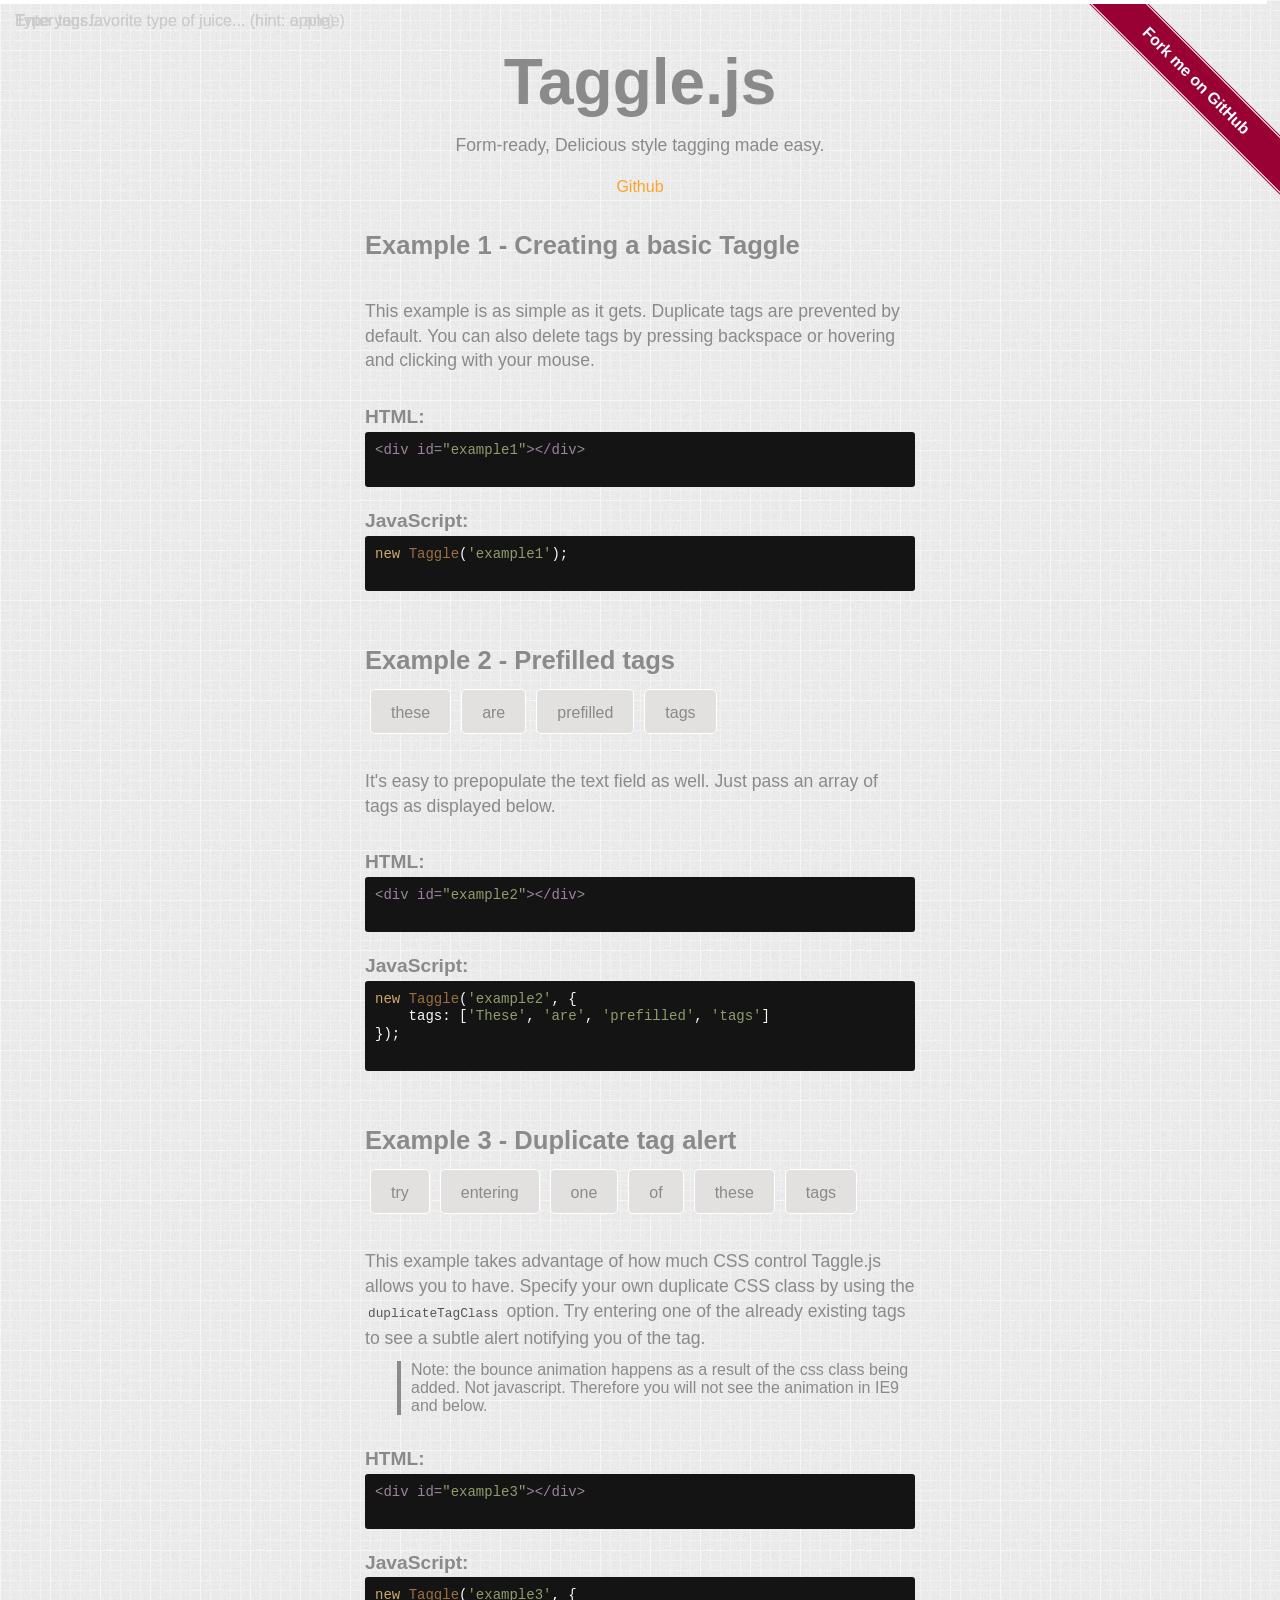
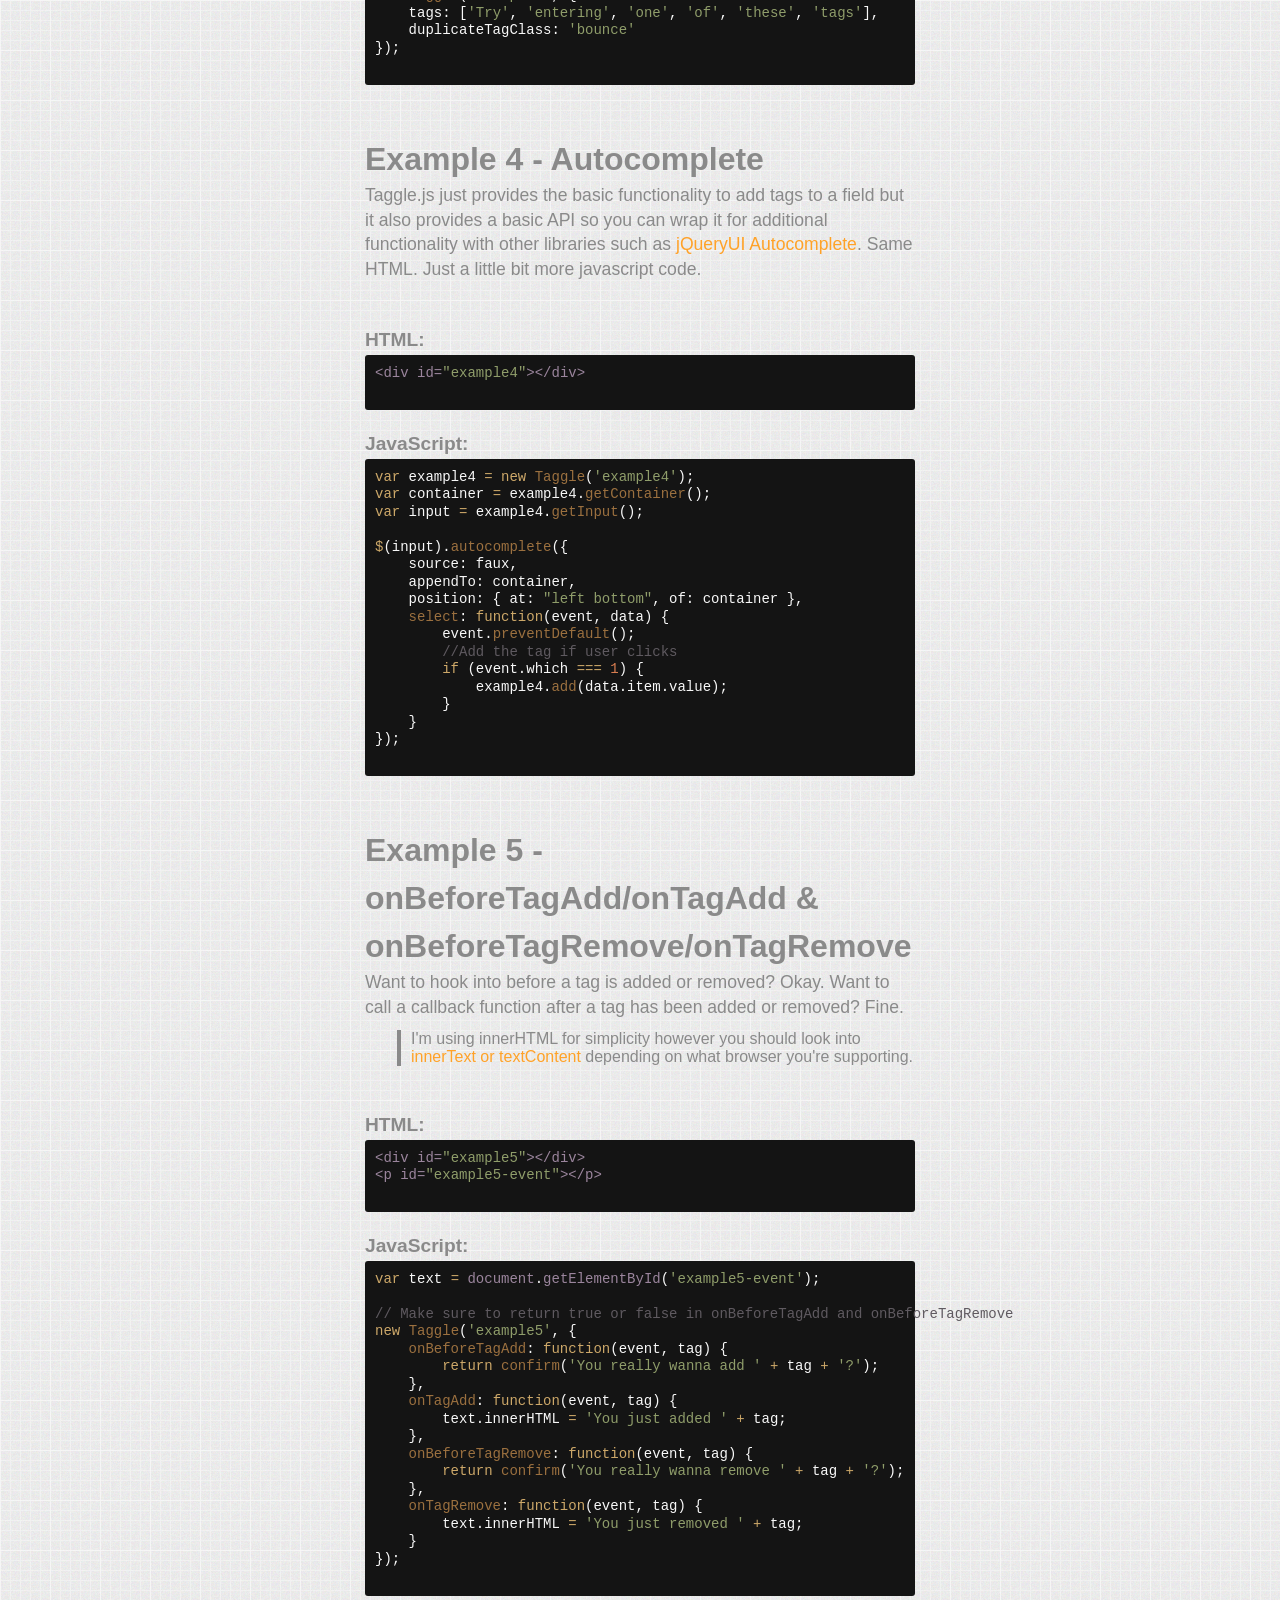
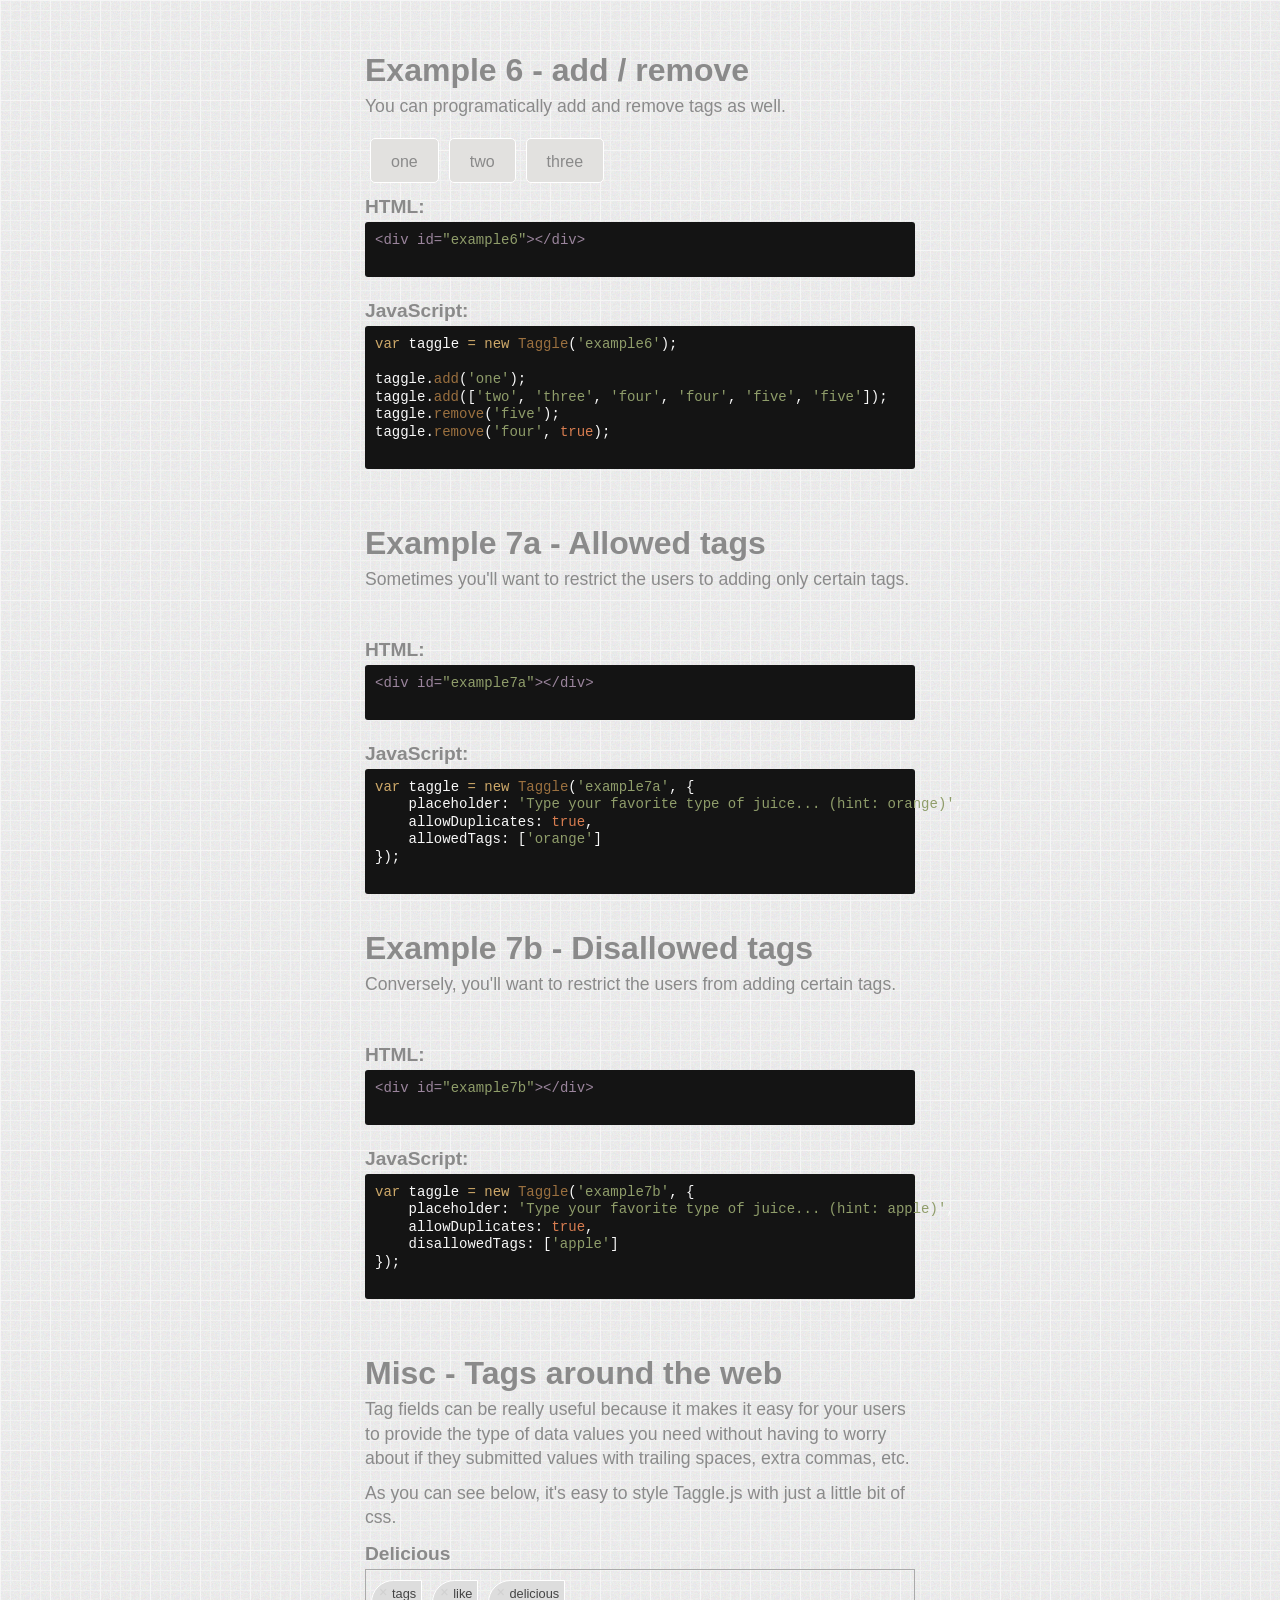
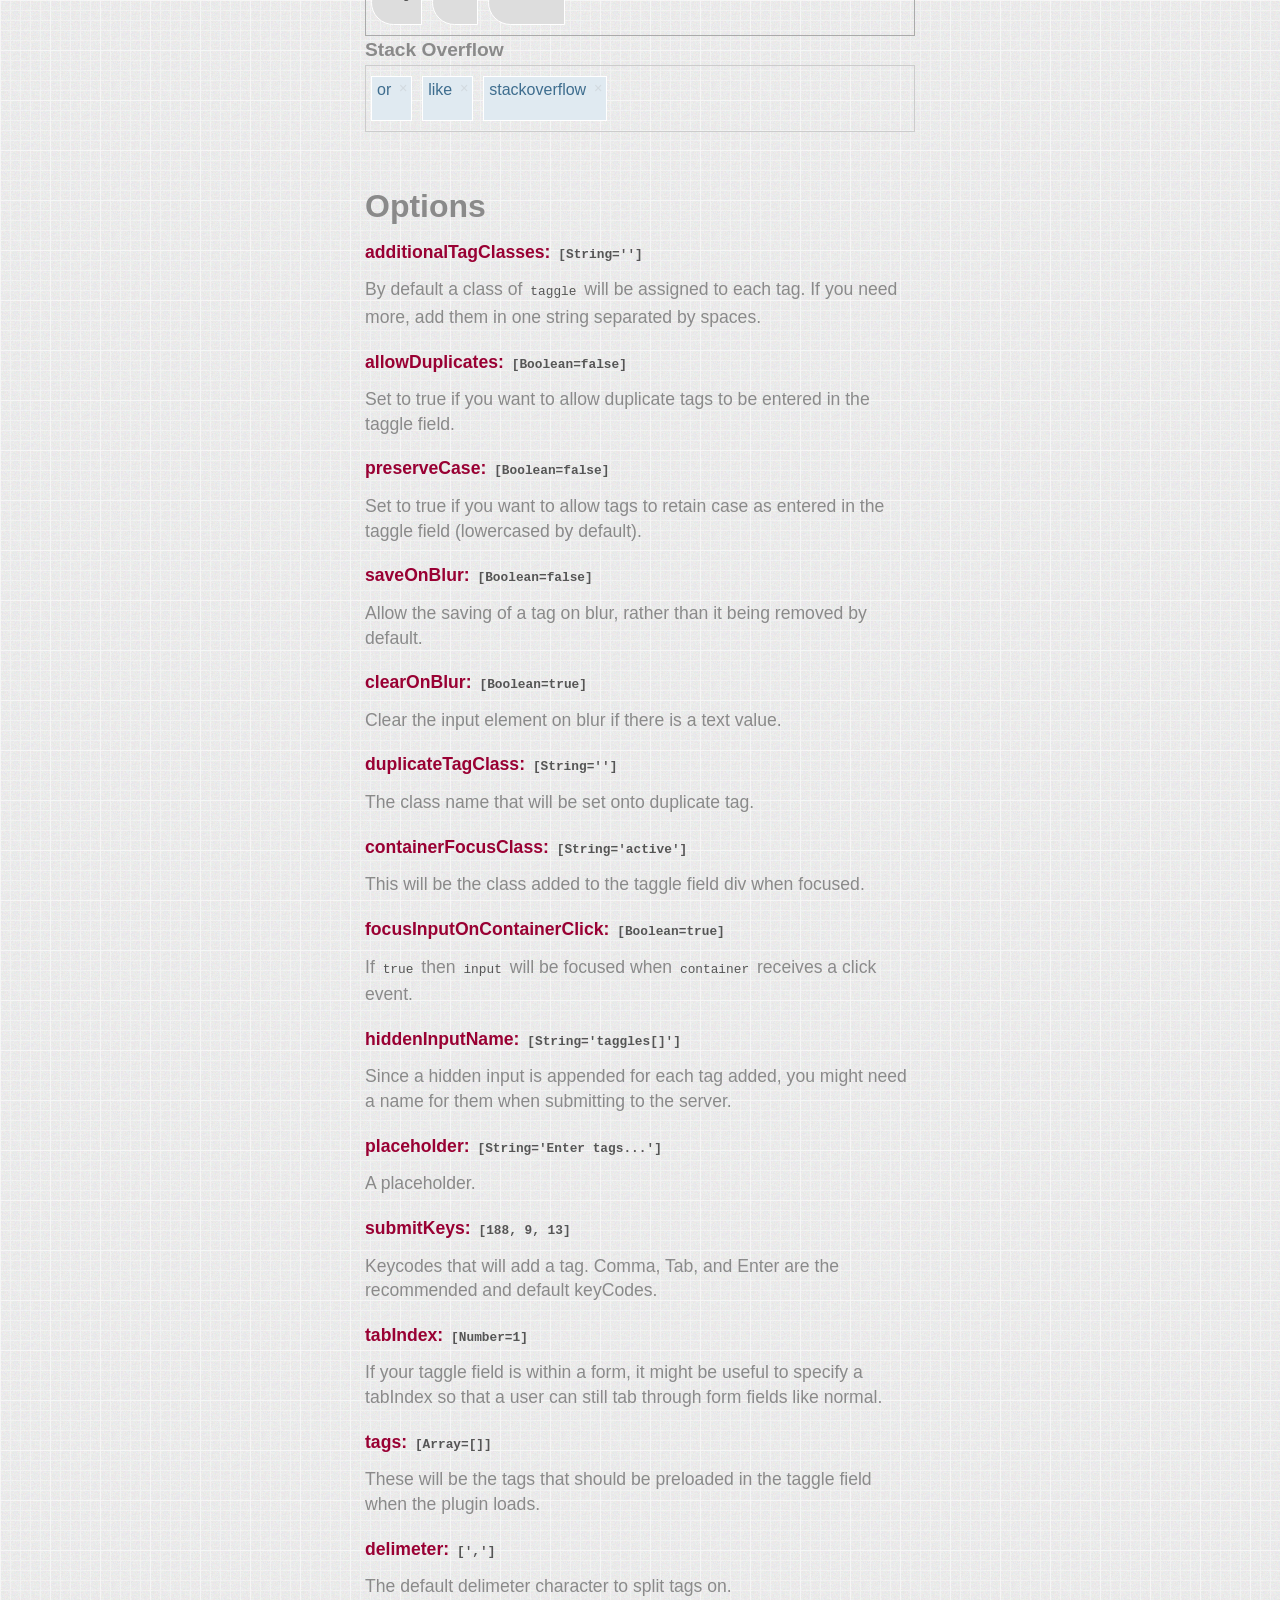
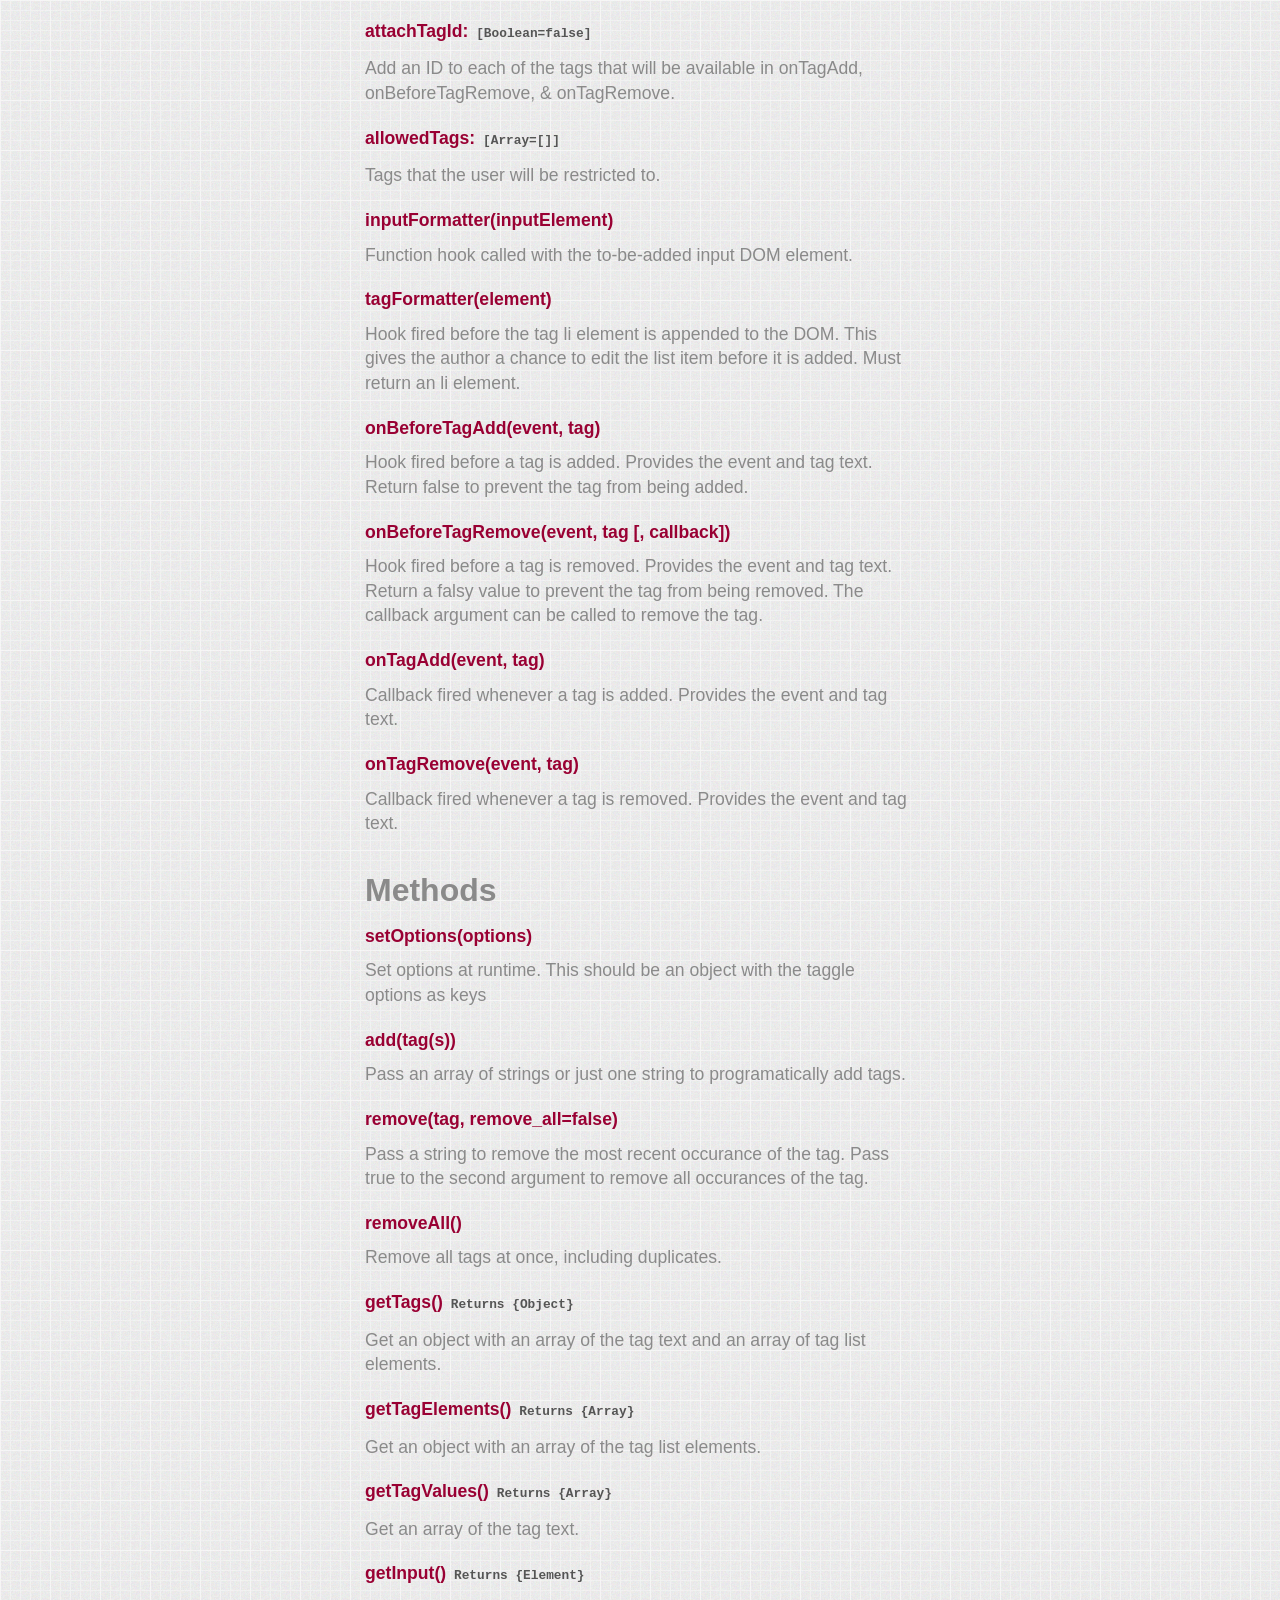
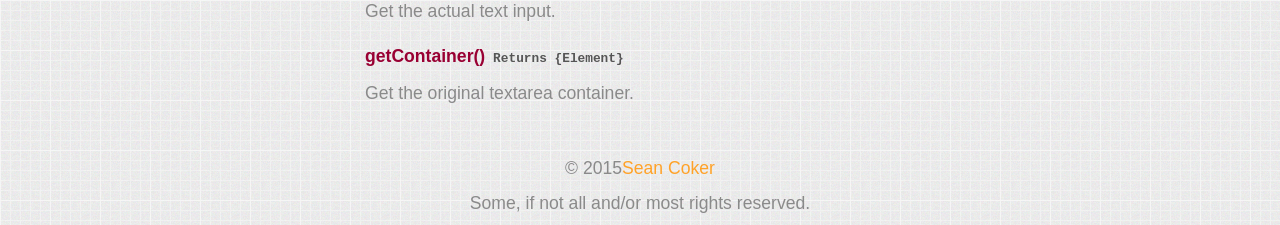
<file: js/tags/tagl/assets/index.html>
<!DOCTYPE html>
<html style="background:url(images/bg.png) repeat" class="no-js" lang="ru" xmlns="http://www.w3.org/1999/xhtml" xmlns:og="http://ogp.me/ns#" xmlns:fb="https://www.facebook.com/2008/fbml">
<head>
<title>Sean Coker | Taggle.js</title>

<meta charset="utf-8">
<link type="text/css" href="css/twilight.css" rel="stylesheet">
<link rel="stylesheet" type="text/css" href="css/projects.min.css">
<link rel="stylesheet" type="text/css" href="css/taggle.css">
<!--[if lte IE 8]>
    <script src="http://html5shim.googlecode.com/svn/trunk/html5.js"></script>
<![endif]-->
</head>
<body style="">
<span id="forkongithub"><a href="https://github.com/okcoker/taggle.js" target="_blank">Fork me on GitHub</a></span>
<div class="container">
</div>
<section id="wrapper" style="min-height: 108px; "><header>
<h1>Taggle.js</h1>
<p>
    Form-ready, Delicious style tagging made easy.
</p>
</header>
<div class="project" role="main">
    <header>
        <a href="https://github.com/okcoker/taggle.js" class="btn">Github</a>
    </header>
    <section>
        <article class="block">
            <h5>Example 1 - Creating a basic Taggle</h5>
            <div class="input textarea clearfix example1"></div>
            <p>
                This example is as simple as it gets. Duplicate tags are prevented by default. You can also delete tags by pressing backspace or hovering and clicking with your mouse.
            </p>
        </article>
        <article class="block">
            <h6>HTML:</h6>
            <pre data-language="html">
<div id="example1"></div>
            </pre>
            <h6>JavaScript:</h6>
            <pre data-language="javascript">
new Taggle('example1');
            </pre>
        </article></section><section><article class="block">
            <h5>Example 2 - Prefilled tags</h5>
            <div class="input textarea clearfix example2"></div>
            <p>It's easy to prepopulate the text field as well. Just pass an array of tags as displayed below.</p>
        </article>
        <article class="block">
            <h6>HTML:</h6>
            <pre data-language="html">
<div id="example2"></div>
            </pre>
            <h6>JavaScript:</h6>
            <pre data-language="javascript">
new Taggle('example2', {
    tags: ['These', 'are', 'prefilled', 'tags']
});
            </pre>
        </article></section><section><article class="block">
            <h5>Example 3 - Duplicate tag alert</h5>
            <div class="input textarea clearfix example3"></div>
            <p>This example takes advantage of how much CSS control Taggle.js allows you to have. Specify your own duplicate CSS class by using the <code>duplicateTagClass</code> option. Try entering one of the already existing tags to see a subtle alert notifying you of the tag.</p>
            <blockquote>Note: the bounce animation happens as a result of the css class being added. Not javascript. Therefore you will not see the animation in IE9 and below.</blockquote>
        </article>
        <article class="block">
            <h6>HTML:</h6>
            <pre data-language="html">
<div id="example3"></div>
            </pre>
            <h6>JavaScript:</h6>
            <pre data-language="javascript">
new Taggle('example3', {
    tags: ['Try', 'entering', 'one', 'of', 'these', 'tags'],
    duplicateTagClass: 'bounce'
});
            </pre>
        </article></section><section><article class="block">
            <h4>Example 4 - Autocomplete</h4>
            <p>Taggle.js just provides the basic functionality to add tags to a field but it also provides a basic API so you can wrap it for additional functionality with other libraries such as <a href="http://jqueryui.com/autocomplete/" target="_blank">jQueryUI Autocomplete</a>. Same HTML. Just a little bit more javascript code.</p>
            <div class="input textarea clearfix example4"></div>
            <h6>HTML:</h6>
            <pre data-language="html">
<div id="example4"></div>
            </pre>
            <h6>JavaScript:</h6>
            <pre data-language="javascript">
var example4 = new Taggle('example4');
var container = example4.getContainer();
var input = example4.getInput();

$(input).autocomplete({
    source: faux,
    appendTo: container,
    position: { at: "left bottom", of: container },
    select: function(event, data) {
        event.preventDefault();
        //Add the tag if user clicks
        if (event.which === 1) {
            example4.add(data.item.value);
        }
    }
});
            </pre>
        </article>
    </section>
    <section>
        <article class="block">
            <h4>Example 5 - onBeforeTagAdd/onTagAdd &amp; onBeforeTagRemove/onTagRemove</h4>
            <p>Want to hook into before a tag is added or removed? Okay. Want to call a callback function after a tag has been added or removed? Fine.</p>
            <blockquote> I'm using innerHTML for simplicity however you should look into <a href="https://developer.mozilla.org/en-US/docs/Web/API/Node.textContent?redirectlocale=en-US&redirectslug=DOM%2FNode.textContent" rel="nofollow">innerText or textContent</a> depending on what browser you're supporting.</blockquote>
            <div class="input textarea clearfix example5"></div>
            <p class="example5-event" style="color: #990000"></p>
            <h6>HTML:</h6>
            <pre data-language="html">
<div id="example5"></div>
<p id="example5-event"></p>
            </pre>
            <h6>JavaScript:</h6>
            <pre data-language="javascript">
var text = document.getElementById('example5-event');

// Make sure to return true or false in onBeforeTagAdd and onBeforeTagRemove
new Taggle('example5', {
    onBeforeTagAdd: function(event, tag) {
        return confirm('You really wanna add ' + tag + '?');
    },
    onTagAdd: function(event, tag) {
        text.innerHTML = 'You just added ' + tag;
    },
    onBeforeTagRemove: function(event, tag) {
        return confirm('You really wanna remove ' + tag + '?');
    },
    onTagRemove: function(event, tag) {
        text.innerHTML = 'You just removed ' + tag;
    }
});
            </pre>
        </article>
    </section>

    <section>
        <article class="block">
            <h4>Example 6 - add / remove</h4>
            <p>You can programatically add and remove tags as well.</p>
            <div class="input textarea clearfix example6"></div>
            <h6>HTML:</h6>
            <pre data-language="html">
<div id="example6"></div>
            </pre>
            <h6>JavaScript:</h6>
            <pre data-language="javascript">
var taggle = new Taggle('example6');

taggle.add('one');
taggle.add(['two', 'three', 'four', 'four', 'five', 'five']);
taggle.remove('five');
taggle.remove('four', true);
            </pre>
        </article>
    </section>

    <section>
        <article class="block">
            <h4>Example 7a - Allowed tags</h4>
            <p>Sometimes you'll want to restrict the users to adding only certain tags.</p>
            <div class="input textarea clearfix example7a"></div>
            <h6>HTML:</h6>
            <pre data-language="html">
<div id="example7a"></div>
            </pre>
            <h6>JavaScript:</h6>
            <pre data-language="javascript">
var taggle = new Taggle('example7a', {
    placeholder: 'Type your favorite type of juice... (hint: orange)',
    allowDuplicates: true,
    allowedTags: ['orange']
});
            </pre>
        </article>
        <article class="block">
            <h4>Example 7b - Disallowed tags</h4>
            <p>Conversely, you'll want to restrict the users from adding certain tags.</p>
            <div class="input textarea clearfix example7b"></div>
            <h6>HTML:</h6>
            <pre data-language="html">
<div id="example7b"></div>
            </pre>
            <h6>JavaScript:</h6>
            <pre data-language="javascript">
var taggle = new Taggle('example7b', {
    placeholder: 'Type your favorite type of juice... (hint: apple)',
    allowDuplicates: true,
    disallowedTags: ['apple']
});
            </pre>
        </article>
    </section>

    <section>
    <article class="block">
    <h4>Misc - Tags around the web</h4>
    <p>
        Tag fields can be really useful because it makes it easy for your users to provide the type of data values you need without having to worry about if they submitted values with trailing spaces, extra commas, etc.
    </p>
    <p>
        As you can see below, it's easy to style Taggle.js with just a little bit of css.
    </p>
    <h6>Delicious</h6>
    <div class="input textarea clearfix custom delicious">
    </div>
    <h6>Stack Overflow</h6>
    <div class="input textarea clearfix custom stackoverflow">
    </div>
    </article>
    </section>
    <section>
        <article class="block">
            <h4>Options</h4>
            <div class="option">
                <p>
                    additionalTagClasses: <code>[String='']</code>
                </p>
                <p>
                    By default a class of <code>taggle</code> will be assigned to each tag. If you need more, add them in one string separated by spaces.
                </p>
            </div>
            <div class="option">
                <p>
                    allowDuplicates: <code>[Boolean=false]</code>
                </p>
                <p>
                    Set to true if you want to allow duplicate tags to be entered in the taggle field.
                </p>
            </div>
            <div class="option">
                <p>
                    preserveCase: <code>[Boolean=false]</code>
                </p>
                <p>
                    Set to true if you want to allow tags to retain case as entered in the taggle field (lowercased by default).
                </p>
            </div>
            <div class="option">
                <p>
                    saveOnBlur: <code>[Boolean=false]</code>
                </p>
                <p>
                    Allow the saving of a tag on blur, rather than it being removed by default.
                </p>
            </div>
            <div class="option">
                <p>
                    clearOnBlur: <code>[Boolean=true]</code>
                </p>
                <p>
                    Clear the input element on blur if there is a text value.
                </p>
            </div>
            <div class="option">
                <p>
                    duplicateTagClass: <code>[String='']</code>
                </p>
                <p>
                    The class name that will be set onto duplicate tag.
                </p>
            </div>
            <div class="option">
                <p>
                    containerFocusClass: <code>[String='active']</code>
                </p>
                <p>
                    This will be the class added to the taggle field div when focused.
                </p>
            </div>
            <div class="option">
                <p>
                    focusInputOnContainerClick: <code>[Boolean=true]</code>
                </p>
                <p>
                    If <code>true</code> then <code>input</code> will be focused when <code>container</code> receives a click event.
                </p>
            </div>
            <div class="option">
                <p>
                    hiddenInputName: <code>[String='taggles[]']</code>
                </p>
                <p>
                    Since a hidden input is appended for each tag added, you might need a name for them when submitting to the server.
                </p>
            </div>
            <div class="option">
                <p>
                    placeholder: <code>[String='Enter tags...']</code>
                </p>
                <p>
                    A placeholder.
                </p>
            </div>
            <div class="option">
                <p>
                    submitKeys: <code>[188, 9, 13]</code>
                </p>
                <p>
                    Keycodes that will add a tag. Comma, Tab, and Enter are the recommended and default keyCodes.
                </p>
            </div>
            <div class="option">
                <p>
                    tabIndex: <code>[Number=1]</code>
                </p>
                <p>
                    If your taggle field is within a form, it might be useful to specify a tabIndex so that a user can still tab through form fields like normal.
                </p>
            </div>
            <div class="option">
                <p>
                    tags: <code>[Array=[]]</code>
                </p>
                <p>
                    These will be the tags that should be preloaded in the taggle field when the plugin loads.
                </p>
            </div>
            <div class="option">
                <p>
                    delimeter: <code>[',']</code>
                </p>
                <p>
                    The default delimeter character to split tags on.
                </p>
            </div>
            <div class="option">
                <p>
                    attachTagId: <code>[Boolean=false]</code>
                </p>
                <p>
                    Add an ID to each of the tags that will be available in onTagAdd, onBeforeTagRemove, &amp; onTagRemove.
                </p>
            </div>
            <div class="option">
                <p>
                    allowedTags: <code>[Array=[]]</code>
                </p>
                <p>
                    Tags that the user will be restricted to.
                </p>
            </div>
            <div class="option">
                <p>
                    inputFormatter(inputElement)
                </p>
                <p>
                    Function hook called with the to-be-added input DOM element.
                </p>
            </div>
            <div class="option">
                <p>
                    tagFormatter(element)
                </p>
                <p>
                    Hook fired before the tag li element is appended to the DOM. This gives the author a chance to edit the list item before it is added. Must return an li element.
                </p>
            </div>
            <div class="option">
                <p>
                    onBeforeTagAdd(event, tag)
                </p>
                <p>
                    Hook fired before a tag is added. Provides the event and tag text. Return false to prevent the tag from being added.
                </p>
            </div>
            <div class="option">
                <p>
                    onBeforeTagRemove(event, tag [, callback])
                </p>
                <p>
                    Hook fired before a tag is removed. Provides the event and tag text. Return a falsy value to prevent the tag from being removed. The callback argument can be called to remove the tag.
                </p>
            </div>
            <div class="option">
                <p>
                    onTagAdd(event, tag)
                </p>
                <p>
                    Callback fired whenever a tag is added. Provides the event and tag text.
                </p>
            </div>
            <div class="option">
                <p>
                    onTagRemove(event, tag)
                </p>
                <p>
                    Callback fired whenever a tag is removed. Provides the event and tag text.
                </p>
            </div>
            </article><article class="block">
            <h4>Methods</h4>
             <div class="option">
                <p>setOptions(options)</p>
                <p>Set options at runtime. This should be an object with the taggle options as keys</p>
            </div>
            <div class="option">
                <p>add(tag(s))</p>
                <p>Pass an array of strings or just one string to programatically add tags.</p>
            </div>
            <div class="option">
                <p>remove(tag, remove_all=false)</p>
                <p>Pass a string to remove the most recent occurance of the tag. Pass true to the second argument to remove all occurances of the tag.</p>
            </div>
            <div class="option">
                <p>removeAll()</p>
                <p>Remove all tags at once, including duplicates.</p>
            </div>
            <div class="option">
                <p>
                    getTags() <code>Returns {Object}</code>
                </p>
                <p>
                    Get an object with an array of the tag text and an array of tag list elements.
                </p>
            </div>
            <div class="option">
                <p>
                    getTagElements() <code>Returns {Array}</code>
                </p>
                <p>
                    Get an object with an array of the tag list elements.
                </p>
            </div>
            <div class="option">
                <p>
                    getTagValues() <code>Returns {Array}</code>
                </p>
                <p>
                    Get an array of the tag text.
                </p>
            </div>
            <div class="option">
                <p>
                    getInput() <code>Returns {Element}</code>
                </p>
                <p>
                    Get the actual text input.
                </p>
            </div>
            <div class="option">
                <p>
                    getContainer() <code>Returns {Element}</code>
                </p>
                <p>
                    Get the original textarea container.
                </p>
            </div>
        </article>
    </section>
</div>
</section><footer id="footer">
<div class="container">
    <p class="grid12 text_center">© 2015<a href="http://sean.is">Sean Coker</a></p><p class="grid12 text_center">Some, if not all and/or most rights reserved.</p>
</div>
</footer>
<script src="js/jquery-1.10.1.js"></script>
<script src="js/jquery-ui.js"></script>
<script src="js/rainbow-custom.min.js"></script>
<script src="js/taggle.min.js"></script>
<script src="js/scripts.js"></script>
</body>
</html>
</file>
<file: js/tags/tagl/assets/css/twilight.css>
/**
 * Twilight theme
 *
 * Adapted from Michael Sheets' TextMate theme of the same name
 *
 * @author Michael Sheets
 * @author Jesse Farmer <jesse@20bits.com>
 * @version 1.0.1
 */
pre {
    background: #141414;
    word-wrap: break-word;
    margin: 0px;
    padding: 0px;
    padding: 10px;
    color: #F8F8F8;
    font-size: 14px;
    margin-bottom: 20px;
}

pre, code {
    font-family: 'Monaco', courier, monospace;
}

pre .comment {
    color: #5F5A60;
}

pre .constant.numeric {
    color: #D87D50;
}

pre .constant {
    color: #889AB4;
}

pre .constant.symbol, pre .constant.language {
    color: #D87D50;
}

pre .storage {
    color: #F9EE98;
}

pre .string {
    color: #8F9D6A;
}

pre .string.regexp {
    color: #E9C062;
}

pre .keyword, pre .selector, pre .storage {
    color: #CDA869;
}

pre .inherited-class {
    color: #9B5C2E;
}

pre .entity {
    color: #FF6400;
}

pre .support {
    color: #9B859D;
}

pre .support.magic {
    color: #DAD69A;
}

pre .variable {
    color: #7587A6;
}

pre .function, pre .entity.class {
    color: #9B703F;
}

pre .support.class-name, pre .support.type {
    color: #AB99AC;
}
</file>
<file: js/tags/tagl/assets/css/taggle.css>
pre {
  border-radius: 3px !important;
}

::-moz-selection {
  background: #990033 !important;
  color: #fff !important;
}

::selection {
  background: #990033 !important;
  color: #fff !important;
}

::-moz-selection {
  background: #990033 !important;
  color: #fff !important;
}

@-webkit-keyframes bounce {
  0%, 20%, 50%, 80%, 100% {
    -webkit-transform: translateY(0) !important;
  }
  40% {
    -webkit-transform: translateY(-16px) !important;
  }
  60% {
    -webkit-transform: translateY(-7px) !important;
  }
}
@keyframes bounce {
  0%, 20%, 50%, 80%, 100% {
    -webkit-transform: translateY(0) !important;
            transform: translateY(0) !important;
  }
  40% {
    -webkit-transform: translateY(-16px) !important;
            transform: translateY(-16px) !important;
  }
  60% {
    -webkit-transform: translateY(-7px) !important;
            transform: translateY(-7px) !important;
  }
}
.bounce {
  -webkit-animation-name: bounce !important;
          animation-name: bounce !important;
}

#forkongithub a {
  background: #990033 !important;
  color: #fff !important;
}

.project_container a {
  color: #000 !important;
}

.clearfix:before, .clearfix:after {
  display: block !important;
  content: "" !important;
  line-height: 0 !important;
  clear: both !important;
}

.taggle_list {
  float: left !important;
  width: 100% !important;
  padding-top: 10px !important;
  padding-left: 30px !important;
}

.taggle_input {
  border: none !important;
  outline: none !important;
  font-size: 16px !important;
  font-weight: 300 !important;
}

.taggle_list li {
  float: left !important;
  display: inline-block !important;
  white-space: nowrap !important;
  font-weight: 500 !important;
  margin-bottom: 10px !important;
  margin-left: -25px !important;
  height: 15px;
}

.taggle_list .taggle {
  height: 45px;
  margin-right: 35px !important;
  background: #E2E1DF !important;
  padding: 15px 20px !important;
  border: solid 1px #fff !important;
  border-radius: 5px !important;
  position: relative !important;
  cursor: pointer !important;
  transition: all .3s !important;
  -webkit-animation-duration: 1s !important;
          animation-duration: 1s !important;
  -webkit-animation-fill-mode: both !important;
          animation-fill-mode: both !important;
}

.taggle_list .taggle_hot {
  background: #cac8c4 !important;
}

.taggle_list .taggle .close {
  font-size: 1.1rem !important;
  position: absolute !important;
  top: 5px !important;
  right: 5px !important;
  text-decoration: none !important;
  padding-left: 2px !important;
  padding-top: 3px !important;
  line-height: 0.5 !important;
  color: red !important;
  opacity: 0.25 !important;
  padding-bottom: 4px !important;
  display: none !important;
  border: 0 !important;
  background: none !important;
  cursor: pointer !important;
}

.taggle_list .taggle:hover {
  background: #fff !important;
  color: #46CAC6 !important;
  border: solid 1px #46CAC6 !important;
}

.taggle_list .taggle:hover > .close {
  display: block !important;
}

.taggle_list .taggle .close:hover {
  /*color: #990033 !important;*/
}

.taggle_placeholder {
  position: absolute !important;
  color: #CCC !important;
  top: 12px !important;
  left: 15px !important;
  transition: opacity, .25s !important;
  -webkit-user-select: none !important;
     -moz-user-select: none !important;
      -ms-user-select: none !important;
          user-select: none !important;
}

.taggle_input {
  padding: 8px !important;
  padding-left: 20px !important;
  float: left !important;
  margin-top: -5px !important;
  background: none !important;
  width: 100% !important;
  max-width: 100% !important;
}

.taggle_sizer {
  padding: 0 !important;
  margin: 0 !important;
  position: absolute !important;
  top: -500px !important;
  z-index: -1 !important;
  visibility: hidden !important;
}

/*container styles*/
textarea.input,
.textarea.input {
  border: none !important;
  border-radius: 25px !important;

}

.textarea.input:focus,
.textarea.input.active,
textarea.input:focus,
textarea.input.active {
/*  background: #fff !important;
  transition: all .25s !important;*/
}

.textarea.input,
textarea.input {
  height: auto !important;
}

.textarea.tags {
  position: relative !important;
}

.textarea.tags * {
  box-sizing: content-box !important;
}

.placeholder_input {
  position: relative !important;
}

.placeholder_input span {
  position: absolute !important;
  color: #AAA !important;
  top: 50% !important;
  margin-top: -11px !important;
  left: 10px !important;
}

.placeholder_input input {
  width: 120px !important;
}

.ui-autocomplete {
  position: absolute !important;
  top: 0 !important;
  left: 0 !important;
}

.ui-menu {
  list-style: none !important;
  padding: 2px !important;
  margin: 0 !important;
  display: block !important;
  outline: none !important;
}

.ui-widget-content {
  background: #fff !important;
  color: #990033 !important;
}

.ui-menu .ui-menu-item {
  margin: 0 !important;
  padding: 0 !important;
  width: 100% !important;
}

.ui-menu .ui-menu-item a {
  text-decoration: none !important;
  display: block !important;
  padding: 2px .4em !important;
  line-height: 1.5 !important;
  min-height: 0 !important;
  font-weight: normal !important;
  color: #8a8a8a !important;
  cursor: pointer !important;
}
.ui-menu .ui-menu-item a:hover {
  color: #fff !important;
  background: #990033 !important;
}

.ui-state-hover,
.ui-widget-content .ui-state-hover,
.ui-widget-header .ui-state-hover,
.ui-state-focus,
.ui-widget-content .ui-state-focus,
.ui-widget-header .ui-state-focus {
  background: #990033 !important;
  color: #fff !important;
}

.ui-state-hover a,
.ui-state-hover a:hover,
.ui-state-hover a:link,
.ui-state-hover a:visited {
  color: #fff !important;
}

.ui-state-active,
.ui-widget-content .ui-state-active,
.ui-widget-header .ui-state-active {
  border: 1px solid #aaaaaa !important;
  background: #ffffff !important;
  font-weight: normal !important;
  color: #212121 !important;
}

.ui-helper-hidden {
  display: none !important;
}

.ui-helper-hidden-accessible {
  border: 0 !important;
  clip: rect(0 0 0 0) !important;
  height: 1px !important;
  margin: -1px !important;
  overflow: hidden !important;
  padding: 0 !important;
  position: absolute !important;
  width: 1px !important;
}

.autocomplete {
  max-height: 200px !important;
  overflow: scroll !important;
  position: absolute !important;
  top: 66px !important;
  background: white !important;
  width: 99.5% !important;
  left: 0.25% !important;
  z-index: 2 !important;
}

.autocomplete ul li {
  display: block !important;
  padding: 6px 8px !important;
}

.autocomplete ul li.selected, .autocomplete ul li:hover {
  background: #ff6633 !important;
  color: #fff !important;
  cursor: pointer !important;
}

.ui-autocomplete {
  max-height: 200px !important;
  overflow: auto !important;
  width: 99% !important;
  z-index: 999 !important;
}

.custom.textarea {
  border-radius: 0 !important;
  box-shadow: none !important;
}
.custom.textarea .taggle {
  border-radius: 0 !important;
  padding: 5px !important;
  padding-right: 20px !important;
}
.custom.textarea .taggle .close {
  display: inline-block !important;
  right: 3px !important;
}

.custom.delicious {
  background-image: linear-gradient(top, #eee 1%, #fff 15%) !important;
  border: 1px solid #AAA !important;
  min-height: 50px !important;
}
.custom.delicious.active {
  border-color: #3274D1 !important;
  background-image: linear-gradient(top, #eee 1%, #fff 15%) !important;
}
.custom.delicious .taggle {
  color: #444 !important;
  border-radius: 0 !important;
  border-top-left-radius: 1.5rem !important;
  border-bottom-left-radius: 1.5rem !important;
  background-color: #ddd !important;
  font-family: sans-serif !important;
  font-size: 0.8rem !important;
  padding: 5px !important;
  padding-left: 20px !important;
}
.custom.delicious .taggle .close {
  color: #aaa !important;
  font-size: 0.9rem !important;
  height: 0.7rem !important;
  width: 0.7rem !important;
  line-height: .1rem !important;
  margin-top: 3px !important;
  right: auto !important;
  left: 5px !important;
}
.custom.delicious .taggle .close:hover {
  color: #888 !important;
}

.custom.stackoverflow {
  border: 1px solid #ccc !important;
  font-family: "Helvetica Neue", Helvetica, Arial, sans-serif !important;
}
.custom.stackoverflow .taggle {
  color: #3E6D8E !important;
  border-radius: 0 !important;
  background-color: #E0EAF1 !important;
  font-weight: 200 !important;
}
.custom.stackoverflow .taggle.taggle_hot {
  background: #BDD0DD !important;
}
.custom.stackoverflow .taggle .close {
  color: #aaa !important;
  border-radius: 0.7rem !important;
  font-size: 0.9rem !important;
  height: 0.7rem !important;
  width: 0.7rem !important;
  line-height: .1rem !important;
  margin-top: 3px !important;
}
.custom.stackoverflow .taggle .close:hover {
  background: #C03434 !important;
  color: #fff !important;
}
</file>
<file: js/tags/tagl/assets/css/projects.min.css>
*{-webkit-box-sizing:border-box;-moz-box-sizing:border-box;box-sizing:border-box}*{padding:0;margin:0}html{font-family:Roboto-Thin,Roboto,sans-serif;color:#8a8a8a;font-weight:200}h1,h2,h3,h4,h5,h6{font-weight:700;line-height:1.5}h1,.h1{font-size:4em;margin:.3em 0;line-height:1}h1.mast,.h1.mast{font-size:7em}h2,.h2{font-size:3.2em}h3,.h3{font-size:2.3em}h4,.h4{font-size:2em}h5,.h5{font-size:1.6em}h6,.h6{font-size:1.2em}a,a:visited{color:#ffa228;text-decoration:none}ul,ol{font-size:1em;line-height:1em;margin:0}p{line-height:180%;font-size:1.6em}p a,p a:hover{-webkit-transition:.5s all;-moz-transition:.5s all;-o-transition:.5s all;transition:.5s all}p a:hover{background:#ffa228;color:#fff}strong{font-weight:700}blockquote{margin-left:2em;border-left:4px solid #8a8a8a;padding-left:10px}.project_container{top:10px;position:absolute;left:0}.project_container a:hover{text-decoration:underline}.text_center{text-align:center}.clearfix{clear:both;display:block}.clearfix:after{content:"";display:block;clear:both}header{text-align:center;margin:50px 0 20px}pre{line-height:125%}p{line-height:140%;margin-bottom:10px;font-size:1.1em}code{padding:3px;color:#555;font-size:.8rem}.option{margin-bottom:20px}.option p{margin-bottom:0;margin-top:10px}.option p:first-child{font-weight:700;color:#903}.project{max-width:570px;margin:0 auto;padding:0 10px}.project header{margin:10px 0 30px}section{margin-bottom:50px}.block{margin-bottom:30px}#forkongithub{z-index:10}#forkongithub a{text-decoration:none;font-family:arial,sans-serif;text-align:center;font-weight:700;padding:5px 40px;font-size:1em;line-height:2rem;position:relative;transition:.5s;width:100%;display:block;top:50px}#forkongithub a:hover{background:#7C0E33;color:#fff}#forkongithub a::before,#forkongithub a::after{content:"";width:100%;display:block;position:absolute;top:1px;left:0;height:1px;background:#fff}#forkongithub a::after{bottom:1px;top:auto}@media screen and (min-width:800px){#forkongithub{position:fixed;display:block;top:0;right:0;width:200px;overflow:hidden;height:200px}#forkongithub a{width:18em;position:absolute;top:60px;right:-60px;transform:rotate(45deg);-webkit-transform:rotate(45deg)}}.twitter_buttons{margin:0 auto 15px}
</file>
